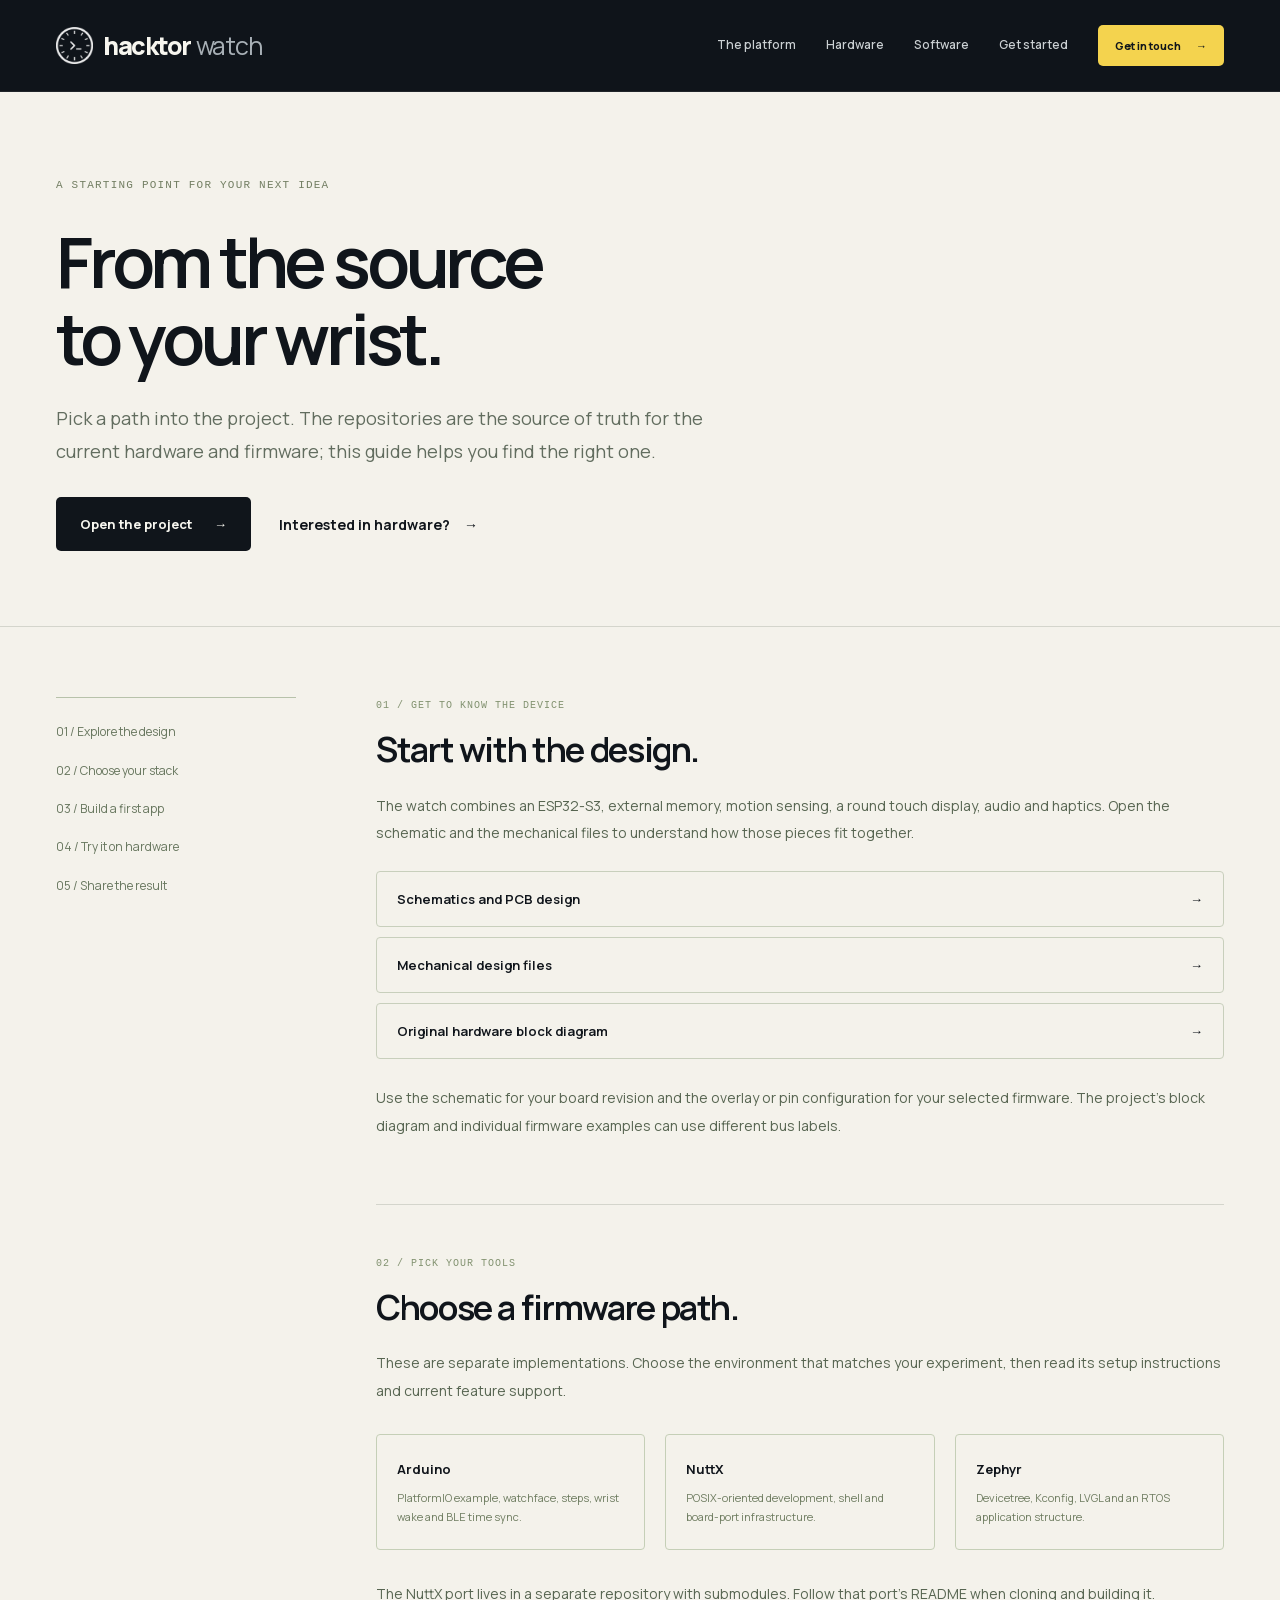
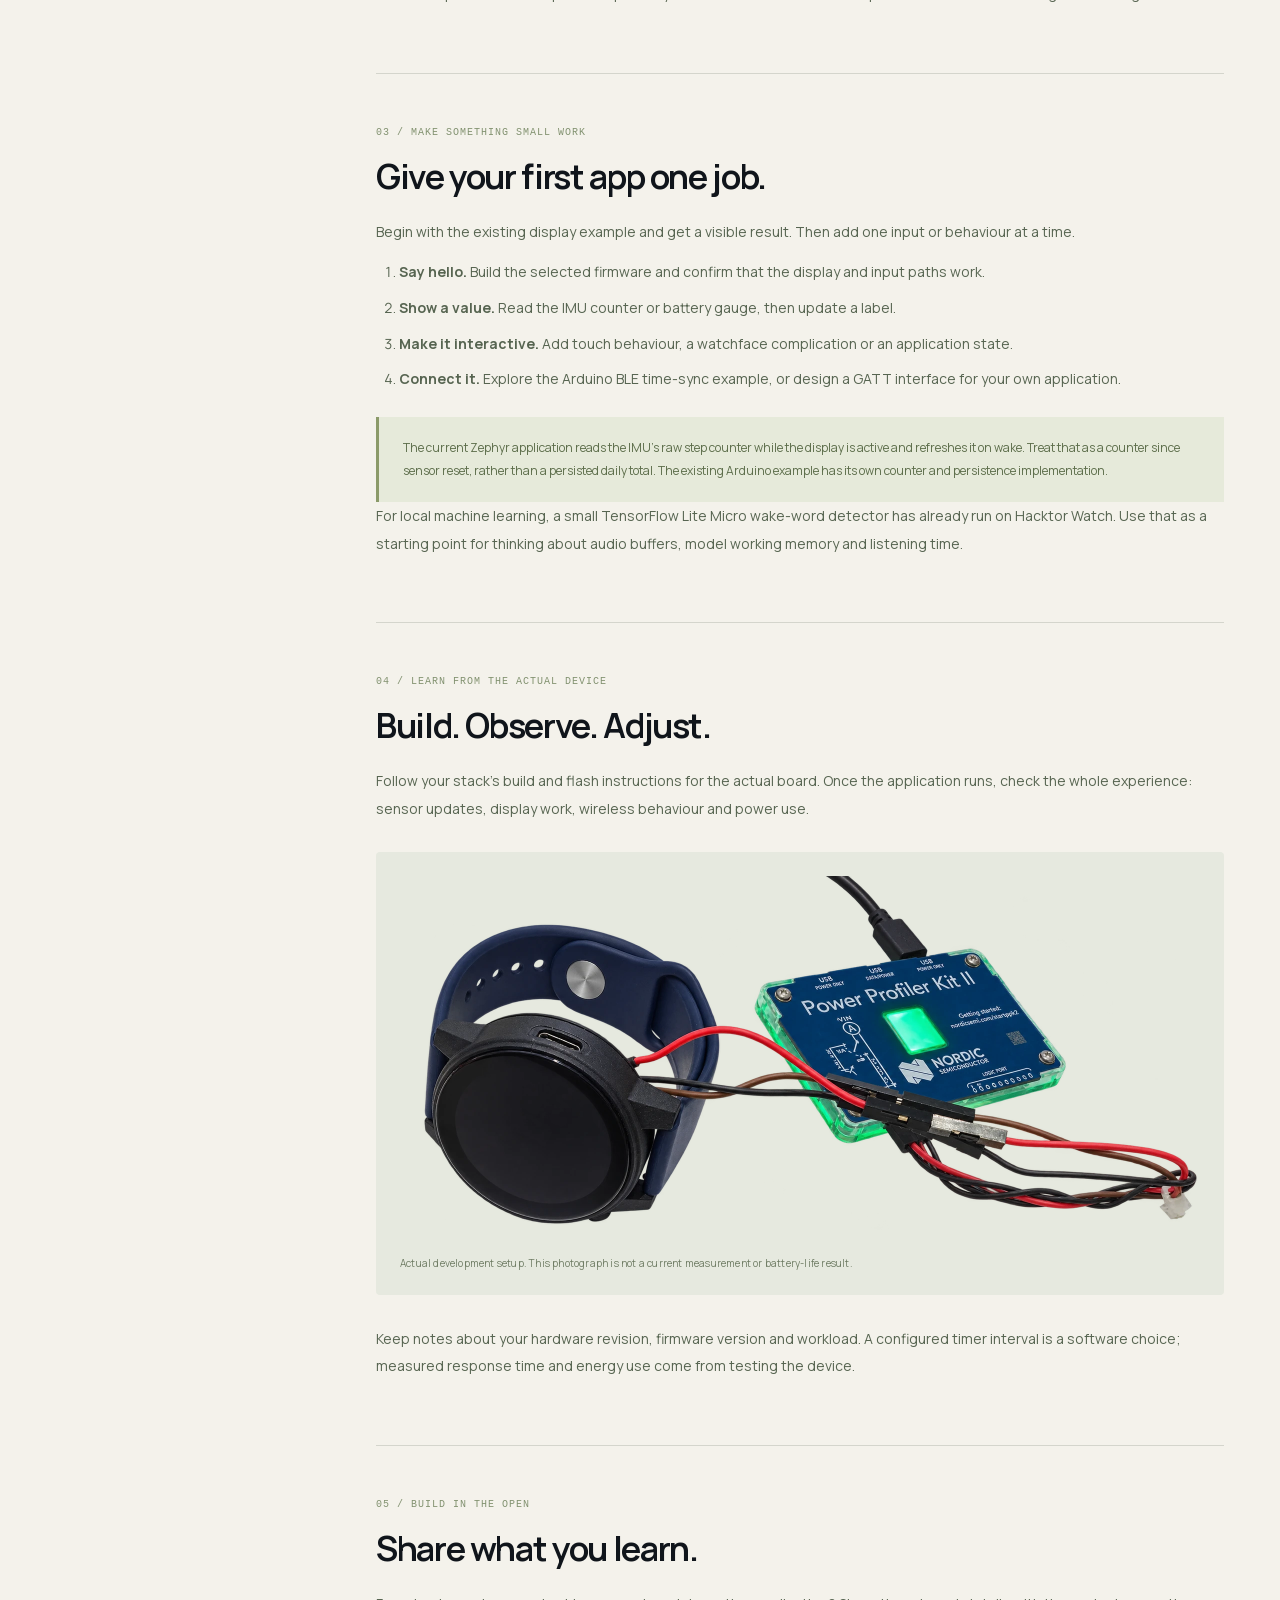
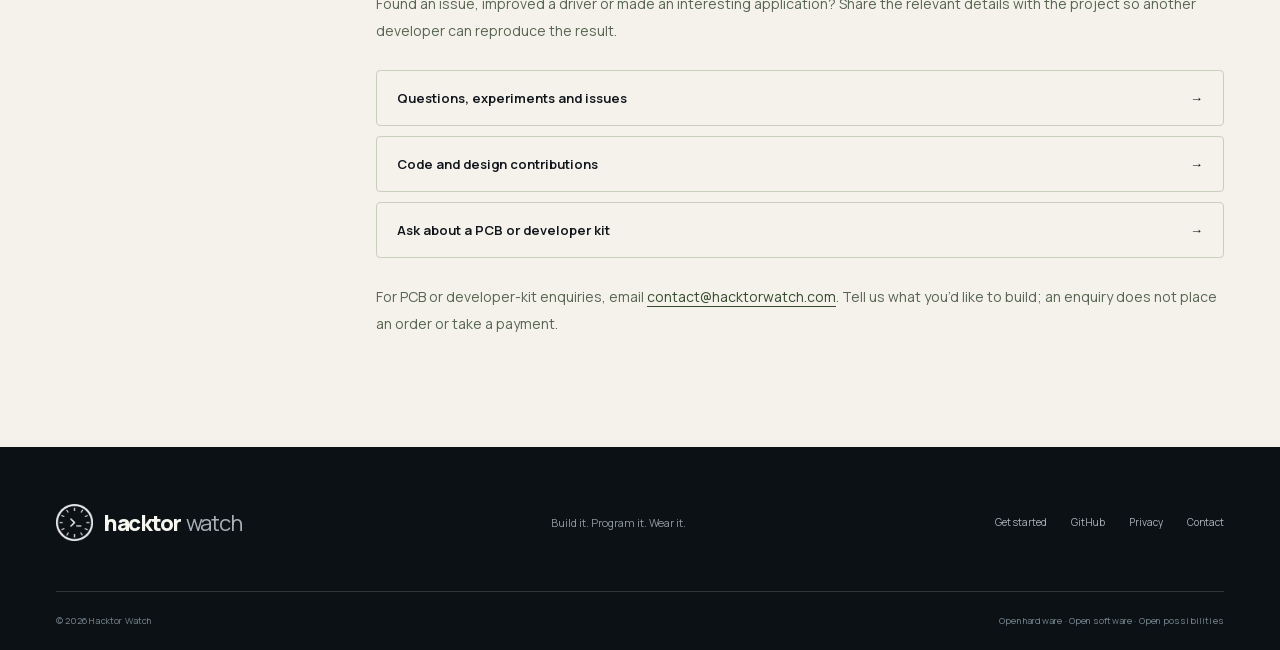
<file: getting-started.html>
<!doctype html>
<html lang="en" class="no-js">
<head><meta charset="utf-8"><meta name="viewport" content="width=device-width, initial-scale=1"><meta name="theme-color" content="#10151b"><title>Start building — Hacktor Watch</title><meta name="description" content="Find your way into Hacktor Watch: explore the designs, choose a firmware stack, build an application and start experimenting."><link rel="icon" href="assets/favicon.svg" type="image/svg+xml"><link rel="stylesheet" href="styles.css"><script src="site-config.js" defer></script><script src="app.js" defer></script><link rel="canonical" href="https://hacktorwatch.github.io/getting-started.html">
<meta property="og:url" content="https://hacktorwatch.github.io/getting-started.html">
</head>
<body>
<a class="skip-link" href="#main">Skip to content</a>
<header class="site-header" data-header><a class="brand" href="index.html" aria-label="Hacktor Watch home"><img src="assets/logos/hacktor-mark.png" width="38" height="38" alt=""><span>hacktor<span class="brand-watch">watch</span></span></a><button class="menu-toggle" type="button" aria-expanded="false" aria-controls="primary-nav" aria-label="Open navigation" data-menu-toggle><span></span><span></span></button><nav class="primary-nav" id="primary-nav" aria-label="Main navigation"><a href="index.html#platform">The platform</a><a href="index.html#hardware">Hardware</a><a href="index.html#software">Software</a><a href="getting-started.html" aria-current="page">Get started</a><a class="button button-small button-yellow" href="index.html#contact">Get in touch <span aria-hidden="true">→</span></a></nav></header>
<main id="main" class="page-main">
  <section class="page-hero"><div class="container"><p class="eyebrow">A STARTING POINT FOR YOUR NEXT IDEA</p><h1>From the source<br>to your wrist.</h1><p>Pick a path into the project. The repositories are the source of truth for the current hardware and firmware; this guide helps you find the right one.</p><div class="button-row"><a class="button button-dark" href="https://github.com/hacktorwatch/Hacktor-Watch-2.0">Open the project <span aria-hidden="true">→</span></a><a class="text-link" href="index.html#contact">Interested in hardware? <span aria-hidden="true">→</span></a></div></div></section>
  <div class="container reading-layout"><nav class="page-toc" aria-label="On this page"><a href="#explore">01 / Explore the design</a><a href="#choose">02 / Choose your stack</a><a href="#first-app">03 / Build a first app</a><a href="#measure">04 / Try it on hardware</a><a href="#contribute">05 / Share the result</a></nav>
    <div class="reading-content">
      <section id="explore"><span class="guide-step">01 / GET TO KNOW THE DEVICE</span><h2>Start with the design.</h2><p>The watch combines an ESP32-S3, external memory, motion sensing, a round touch display, audio and haptics. Open the schematic and the mechanical files to understand how those pieces fit together.</p><div class="guide-links"><a href="https://github.com/hacktorwatch/Hacktor-Watch-2.0/tree/main/Hardware">Schematics and PCB design <span aria-hidden="true">→</span></a><a href="https://github.com/hacktorwatch/Hacktor-Watch-2.0/tree/main/Mechanical">Mechanical design files <span aria-hidden="true">→</span></a><a href="assets/hardware-diagram.svg">Original hardware block diagram <span aria-hidden="true">→</span></a></div><p>Use the schematic for your board revision and the overlay or pin configuration for your selected firmware. The project’s block diagram and individual firmware examples can use different bus labels.</p></section>
      <section id="choose"><span class="guide-step">02 / PICK YOUR TOOLS</span><h2>Choose a firmware path.</h2><p>These are separate implementations. Choose the environment that matches your experiment, then read its setup instructions and current feature support.</p><div class="guide-grid"><a href="https://github.com/hacktorwatch/Hacktor-Watch-2.0/tree/main/Software/Arduino">Arduino<span>PlatformIO example, watchface, steps, wrist wake and BLE time sync.</span></a><a href="https://github.com/radupascale/hectorwatch-nuttx">NuttX<span>POSIX-oriented development, shell and board-port infrastructure.</span></a><a href="https://github.com/hacktorwatch/Hacktor-Watch-2.0/tree/main/Software/Zephyr">Zephyr<span>Devicetree, Kconfig, LVGL and an RTOS application structure.</span></a></div><p>The NuttX port lives in a separate repository with submodules. Follow that port’s README when cloning and building it.</p></section>
      <section id="first-app"><span class="guide-step">03 / MAKE SOMETHING SMALL WORK</span><h2>Give your first app one job.</h2><p>Begin with the existing display example and get a visible result. Then add one input or behaviour at a time.</p><ol><li><strong>Say hello.</strong> Build the selected firmware and confirm that the display and input paths work.</li><li><strong>Show a value.</strong> Read the IMU counter or battery gauge, then update a label.</li><li><strong>Make it interactive.</strong> Add touch behaviour, a watchface complication or an application state.</li><li><strong>Connect it.</strong> Explore the Arduino BLE time-sync example, or design a GATT interface for your own application.</li></ol><div class="guide-note">The current Zephyr application reads the IMU’s raw step counter while the display is active and refreshes it on wake. Treat that as a counter since sensor reset, rather than a persisted daily total. The existing Arduino example has its own counter and persistence implementation.</div><p>For local machine learning, a small TensorFlow Lite Micro wake-word detector has already run on Hacktor Watch. Use that as a starting point for thinking about audio buffers, model working memory and listening time.</p></section>
      <section id="measure"><span class="guide-step">04 / LEARN FROM THE ACTUAL DEVICE</span><h2>Build. Observe. Adjust.</h2><p>Follow your stack’s build and flash instructions for the actual board. Once the application runs, check the whole experience: sensor updates, display work, wireless behaviour and power use.</p><figure class="guide-photo"><img src="assets/lab.webp" width="1600" height="722" alt="Hacktor Watch beside the Power Profiler Kit used for development" loading="lazy"><figcaption>Actual development setup. This photograph is not a current measurement or battery-life result.</figcaption></figure><p>Keep notes about your hardware revision, firmware version and workload. A configured timer interval is a software choice; measured response time and energy use come from testing the device.</p></section>
      <section id="contribute"><span class="guide-step">05 / BUILD IN THE OPEN</span><h2>Share what you learn.</h2><p>Found an issue, improved a driver or made an interesting application? Share the relevant details with the project so another developer can reproduce the result.</p><div class="guide-links"><a href="https://github.com/hacktorwatch/Hacktor-Watch-2.0/issues">Questions, experiments and issues <span aria-hidden="true">→</span></a><a href="https://github.com/hacktorwatch/Hacktor-Watch-2.0/pulls">Code and design contributions <span aria-hidden="true">→</span></a><a href="index.html#contact">Ask about a PCB or developer kit <span aria-hidden="true">→</span></a></div><p>For PCB or developer-kit enquiries, email <a href="mailto:contact@hacktorwatch.com">contact@hacktorwatch.com</a>. Tell us what you’d like to build; an enquiry does not place an order or take a payment.</p></section>
    </div>
  </div>
</main>
<footer class="site-footer"><div class="container footer-top"><a class="brand" href="index.html"><img src="assets/logos/hacktor-mark.png" width="38" height="38" alt=""><span>hacktor<span class="brand-watch">watch</span></span></a><p>Build it. Program it. Wear it.</p><div class="footer-links"><a href="getting-started.html">Get started</a><a href="https://github.com/hacktorwatch">GitHub</a><a href="privacy.html">Privacy</a><a href="index.html#contact">Contact</a></div></div><div class="container footer-bottom"><span>© 2026 Hacktor Watch</span><span>Open hardware · Open software · Open possibilities</span></div></footer>
</body>
</html>
</file>
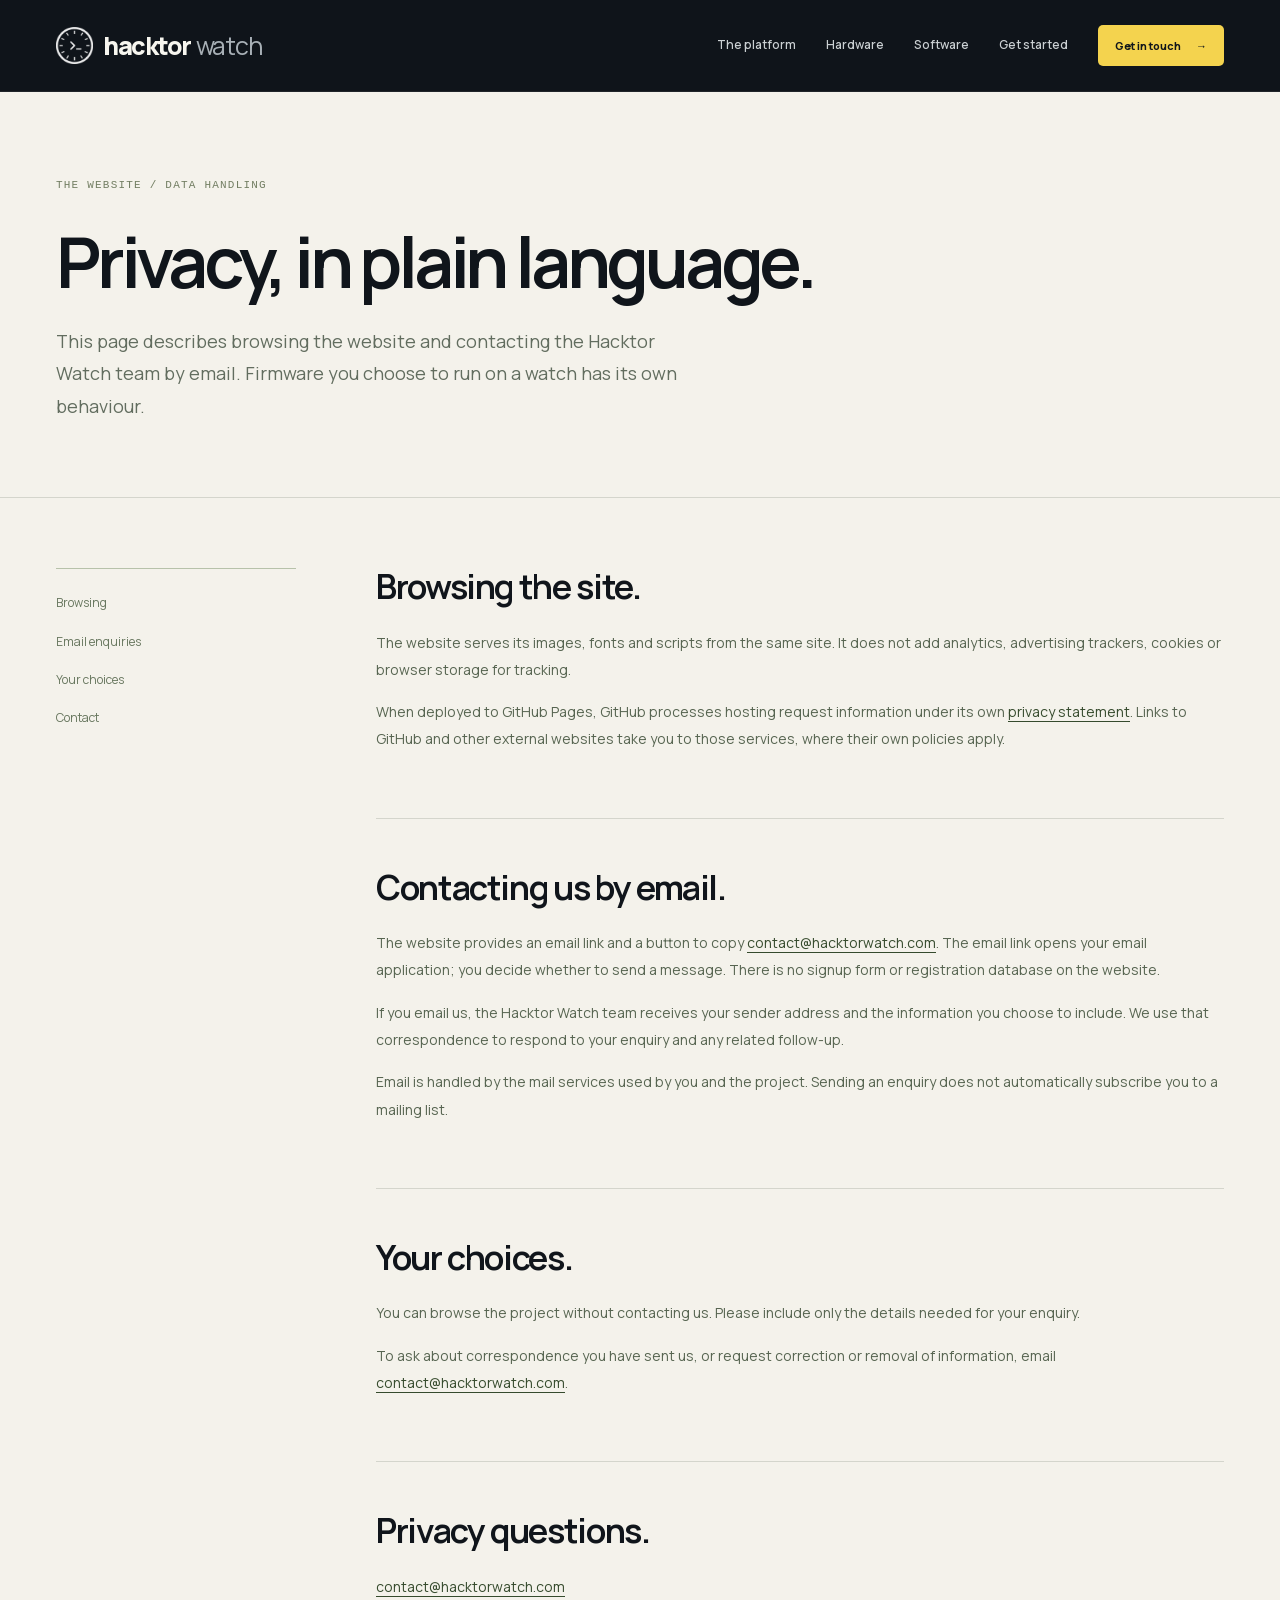
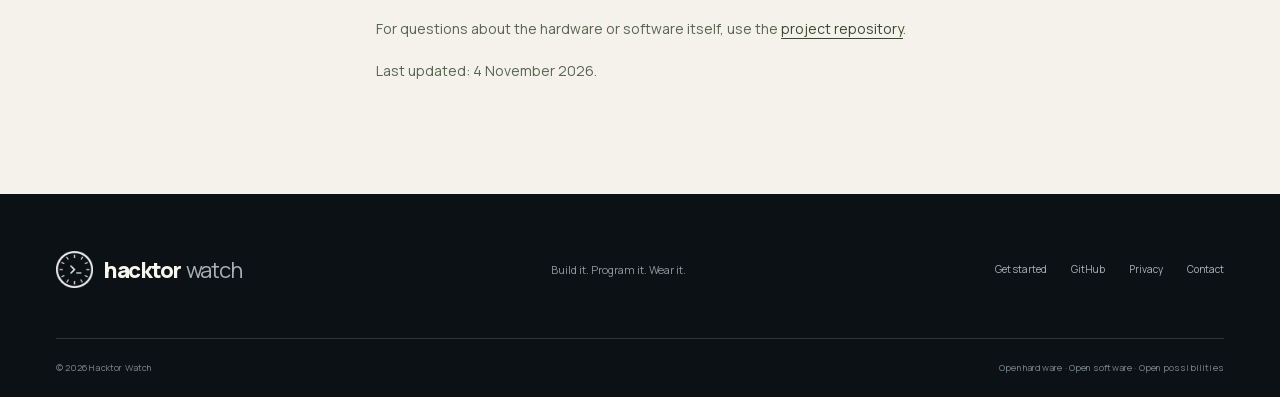
<file: privacy.html>
<!doctype html>
<html lang="en" class="no-js">
<head><meta charset="utf-8"><meta name="viewport" content="width=device-width, initial-scale=1"><meta name="theme-color" content="#10151b"><title>Privacy — Hacktor Watch</title><meta name="description" content="How this Hacktor Watch website handles browsing and email enquiries."><link rel="icon" href="assets/favicon.svg" type="image/svg+xml"><link rel="stylesheet" href="styles.css"><script src="site-config.js" defer></script><script src="app.js" defer></script><link rel="canonical" href="https://hacktorwatch.github.io/privacy.html">
<meta property="og:url" content="https://hacktorwatch.github.io/privacy.html">
</head>
<body>
<a class="skip-link" href="#main">Skip to content</a>
<header class="site-header" data-header><a class="brand" href="index.html" aria-label="Hacktor Watch home"><img src="assets/logos/hacktor-mark.png" width="38" height="38" alt=""><span>hacktor<span class="brand-watch">watch</span></span></a><button class="menu-toggle" type="button" aria-expanded="false" aria-controls="primary-nav" aria-label="Open navigation" data-menu-toggle><span></span><span></span></button><nav class="primary-nav" id="primary-nav" aria-label="Main navigation"><a href="index.html#platform">The platform</a><a href="index.html#hardware">Hardware</a><a href="index.html#software">Software</a><a href="getting-started.html">Get started</a><a class="button button-small button-yellow" href="index.html#contact">Get in touch <span aria-hidden="true">→</span></a></nav></header>
<main id="main" class="page-main">
  <section class="page-hero"><div class="container"><p class="eyebrow">THE WEBSITE / DATA HANDLING</p><h1>Privacy, in plain language.</h1><p>This page describes browsing the website and contacting the Hacktor Watch team by email. Firmware you choose to run on a watch has its own behaviour.</p></div></section>
  <div class="container reading-layout"><nav class="page-toc" aria-label="On this page"><a href="#browsing">Browsing</a><a href="#enquiries">Email enquiries</a><a href="#choices">Your choices</a><a href="#contact">Contact</a></nav><div class="reading-content">
    <section id="browsing"><h2>Browsing the site.</h2><p>The website serves its images, fonts and scripts from the same site. It does not add analytics, advertising trackers, cookies or browser storage for tracking.</p><p>When deployed to GitHub Pages, GitHub processes hosting request information under its own <a href="https://docs.github.com/en/site-policy/privacy-policies/github-general-privacy-statement">privacy statement</a>. Links to GitHub and other external websites take you to those services, where their own policies apply.</p></section>
    <section id="enquiries"><h2>Contacting us by email.</h2><p>The website provides an email link and a button to copy <a href="mailto:contact@hacktorwatch.com">contact@hacktorwatch.com</a>. The email link opens your email application; you decide whether to send a message. There is no signup form or registration database on the website.</p><p>If you email us, the Hacktor Watch team receives your sender address and the information you choose to include. We use that correspondence to respond to your enquiry and any related follow-up.</p><p>Email is handled by the mail services used by you and the project. Sending an enquiry does not automatically subscribe you to a mailing list.</p></section>
    <section id="choices"><h2>Your choices.</h2><p>You can browse the project without contacting us. Please include only the details needed for your enquiry.</p><p>To ask about correspondence you have sent us, or request correction or removal of information, email <a href="mailto:contact@hacktorwatch.com">contact@hacktorwatch.com</a>.</p></section>
    <section id="contact"><h2>Privacy questions.</h2><p class="privacy-contact" data-privacy-contact><a href="mailto:contact@hacktorwatch.com">contact@hacktorwatch.com</a></p><p>For questions about the hardware or software itself, use the <a href="https://github.com/hacktorwatch/Hacktor-Watch-2.0">project repository</a>.</p><p>Last updated: 4 November 2026.</p></section>
  </div></div>
</main>
<footer class="site-footer"><div class="container footer-top"><a class="brand" href="index.html"><img src="assets/logos/hacktor-mark.png" width="38" height="38" alt=""><span>hacktor<span class="brand-watch">watch</span></span></a><p>Build it. Program it. Wear it.</p><div class="footer-links"><a href="getting-started.html">Get started</a><a href="https://github.com/hacktorwatch">GitHub</a><a href="privacy.html" aria-current="page">Privacy</a><a href="index.html#contact">Contact</a></div></div><div class="container footer-bottom"><span>© 2026 Hacktor Watch</span><span>Open hardware · Open software · Open possibilities</span></div></footer>
</body>
</html>
</file>
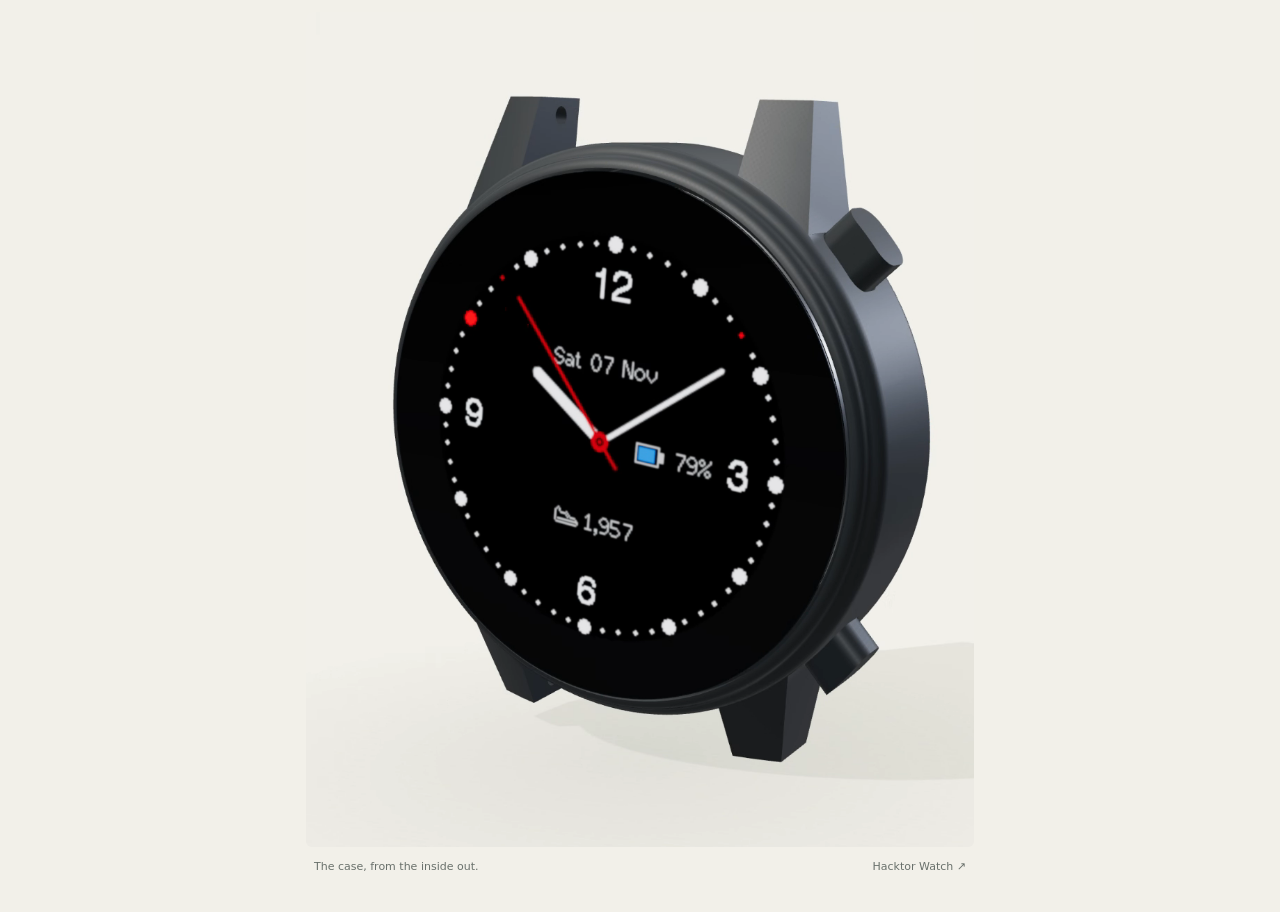
<file: case-demo/video.html>
<!doctype html>
<html lang="en">
<head>
<meta charset="utf-8">
<meta name="viewport" content="width=device-width, initial-scale=1">
<title>Hacktor Watch · From the inside out</title>
<style>
:root{font-family:system-ui,sans-serif;background:#f2f0e9;color:#172023}*{box-sizing:border-box}body{margin:0;display:grid;place-items:center;min-height:100vh}main{width:min(100%,700px);padding:12px 16px 24px}video{display:block;width:100%;height:auto;aspect-ratio:4/5;border-radius:6px;background:#f2f0e9}p{display:flex;justify-content:space-between;gap:18px;padding-inline:8px;color:#69706b;font-size:11px;line-height:1.7}a{color:inherit;text-decoration:none}@media(max-width:480px){main{padding-inline:0}p{padding-inline:18px}}
</style>
</head>
<body>
<main>
<video id="case-video" controls muted loop playsinline preload="metadata" poster="../assets/case-animation/poster.webp" width="960" height="1200" aria-label="Hacktor Watch with a running analog face, rotating face-up and opening into an exploded assembly">
<source src="../assets/case-animation/case-demo.webm" type="video/webm">
<source src="../assets/case-animation/case-demo.mp4" type="video/mp4">
Watch the <a href="../assets/case-animation/case-demo.mp4">case animation</a>.
</video>
<p><span>The case, from the inside out.</span><a href="../index.html">Hacktor Watch ↗</a></p>
</main>
<script>
const film=document.getElementById('case-video');
const reduced=matchMedia('(prefers-reduced-motion: reduce)');
if(!reduced.matches)film.play().catch(()=>{});
let resumeOnReturn=false;
document.addEventListener('visibilitychange',()=>{if(document.hidden){resumeOnReturn=!film.paused;film.pause();}else if(resumeOnReturn&&!reduced.matches)film.play().catch(()=>{});});
reduced.addEventListener('change',event=>{if(event.matches)film.pause();});
</script>
</body>
</html>
</file>
<file: styles.css>
@font-face{font-family:Manrope;src:url('assets/fonts/manrope-latin-variable.woff2') format('woff2');font-style:normal;font-weight:200 800;font-display:swap;unicode-range:U+0000-00FF,U+0131,U+0152-0153,U+02BB-02BC,U+02C6,U+02DA,U+02DC,U+0304,U+0308,U+0329,U+2000-206F,U+20AC,U+2122,U+2191,U+2193,U+2212,U+2215,U+FEFF,U+FFFD}
@font-face{font-family:Manrope;src:url('assets/fonts/manrope-latin-ext-variable.woff2') format('woff2');font-style:normal;font-weight:200 800;font-display:swap;unicode-range:U+0100-02BA,U+02BD-02C5,U+02C7-02CC,U+02CE-02D7,U+02DD-02FF,U+0304,U+0308,U+0329,U+1D00-1DBF,U+1E00-1E9F,U+1EF2-1EFF,U+2020,U+20A0-20AB,U+20AD-20C0,U+2113,U+2C60-2C7F,U+A720-A7FF}
:root{--ink:#10151b;--ink-soft:#19212a;--paper:#f4f2eb;--paper-dark:#eae8df;--yellow:#f4d34e;--yellow-hover:#ffe779;--text:#f7f6ef;--muted:#aeb7c0;--line:rgba(240,243,245,.16);--dark-line:#d4d5cc;--cyan:#8acbd0;--font:Manrope,Arial,sans-serif;--mono:ui-monospace,SFMono-Regular,Consolas,monospace}
*,*::before,*::after{box-sizing:border-box}
html{scroll-behavior:smooth;scroll-padding-top:105px}
body{margin:0;background:var(--ink);color:var(--text);font:400 16px/1.7 var(--font);-webkit-font-smoothing:antialiased}
body.dialog-is-open{overflow:hidden}
button,input,select,textarea{font:inherit}
button,a,input,select,textarea{-webkit-tap-highlight-color:transparent}
button{cursor:pointer}
a{color:inherit;text-decoration:none}
img,svg{max-width:100%}
img{display:block;height:auto}
button{color:inherit}
button:disabled{cursor:not-allowed}
::selection{background:var(--yellow);color:var(--ink)}
:focus-visible{outline:3px solid var(--yellow);outline-offset:5px}
.light-section :focus-visible{outline-color:#8c7615}
[hidden]{display:none!important}
.icon-definitions{position:absolute;width:0;height:0;overflow:hidden}
.icon{width:21px;height:21px;flex-shrink:0;fill:none;stroke:currentColor;stroke-width:1.6;stroke-linecap:round;stroke-linejoin:round;vertical-align:middle}
.container{width:min(1320px,calc(100% - 112px));margin-inline:auto}
.dark-section{background:var(--ink);color:var(--text)}
.light-section{background:var(--paper);color:var(--ink)}
.section-space{padding-block:120px}
.eyebrow,.small-label{font-family:var(--mono);font-size:11px;line-height:1.5;font-weight:500;letter-spacing:.11em;text-transform:uppercase}
.eyebrow{display:flex;align-items:center;gap:10px;margin:0 0 29px}
.dark-section .eyebrow{color:var(--yellow)}
.status-dot{display:inline-block;width:6px;height:6px;background:var(--yellow);border-radius:50%;flex-shrink:0}
.light-section .status-dot{background:var(--ink)}
h1,h2,h3,h4,p,figure{margin:0}
h1,h2,h3,h4{line-height:1.1;font-weight:650}
h2{font-size:clamp(40px,4.7vw,65px);letter-spacing:-.055em}
h3{font-size:32px;letter-spacing:-.045em}
p+p{margin-top:18px}
.large-copy{font-size:22px;line-height:1.6;font-weight:500;letter-spacing:-.025em}
.text-link{display:inline-flex;align-items:center;gap:14px;font-size:14px;font-weight:700;line-height:1.5;transition:gap .2s}
.text-link:hover{gap:20px}
.button{display:inline-flex;align-items:center;justify-content:center;gap:22px;min-height:54px;padding:15px 23px;border:1px solid transparent;border-radius:5px;font-size:13px;font-weight:750;line-height:1.4;transition:background .2s,transform .2s,border-color .2s}
.button .icon{width:18px;height:18px}
.button:hover{transform:translateY(-2px)}
.button-yellow{background:var(--yellow);color:var(--ink)}
.button-yellow:hover{background:var(--yellow-hover)}
.button-dark{background:var(--ink);color:var(--text)}
.button-dark:hover{background:#2c3540}
.button-outline{border-color:currentColor;background:transparent}
.button-small{min-height:41px;padding:11px 16px;font-size:11px;gap:15px}
.button-row{display:flex;align-items:center;flex-wrap:wrap;gap:28px}
.skip-link{position:fixed;left:16px;top:12px;padding:12px 20px;z-index:100;background:var(--yellow);color:var(--ink);transform:translateY(-160%)}
.skip-link:focus{transform:none}
.site-header{position:sticky;top:0;z-index:30;display:flex;align-items:center;justify-content:space-between;gap:32px;min-height:92px;padding:20px 56px;background:rgba(16,21,27,.97);border-bottom:1px solid rgba(255,255,255,.07);backdrop-filter:blur(16px)}
.brand{display:inline-flex;align-items:center;gap:10px;flex-shrink:0;font-size:25px;font-weight:800;line-height:1;letter-spacing:-1.5px}
.brand>img{width:37px;height:37px;object-fit:contain;filter:invert(1)}
.brand-watch{font-weight:400;margin-left:5px;color:#a8b0b6;letter-spacing:-1.2px}
.primary-nav{display:flex;align-items:center;gap:30px;font-size:12px;font-weight:550}
.primary-nav>a:not(.button){color:#cbd0d3;transition:color .2s}
.primary-nav>a:hover{color:var(--yellow)}
.primary-nav>a.button:hover{color:var(--ink)}
.nav-github{margin-left:2px}
.menu-toggle{display:none;border:0;background:transparent;padding:10px}
.menu-toggle span{display:block;width:24px;height:1px;background:var(--text);margin:6px 0;transition:transform .2s}
.hero{overflow:hidden}
.hero-grid{position:relative;display:grid;grid-template-columns:1.08fr 1fr;gap:30px;align-items:center;min-height:740px;padding-block:47px 54px}
.hero-copy{position:relative;z-index:2;padding-bottom:5px}
.hero .eyebrow{margin-bottom:26px;font-size:10px;letter-spacing:.105em}
.hero h1{font-size:clamp(74px,7.75vw,112px);font-weight:650;line-height:.99;letter-spacing:-.065em}
.hero h1 span{color:var(--yellow)}
.hero-description{max-width:445px;margin-top:28px;color:#bcc3c8;font-size:17px;line-height:1.8;letter-spacing:-.2px}
.hero .button-row{margin-top:31px;gap:27px}
.hero-explore{font-size:12px;gap:10px;color:#e2e5e5}
.hero-note{font-size:10px;color:#89949e;margin-top:20px;letter-spacing:.02em}
.hero-art{position:relative;display:flex;align-items:center;justify-content:center;min-height:650px;margin-right:-18px}
.hero-art .hero-watch{display:block;position:relative;z-index:1;width:94%;max-width:510px}
.hero-watch{aspect-ratio:1083/1319;filter:drop-shadow(14px 27px 27px rgba(0,0,0,.35));animation:watch-float 12s ease-in-out infinite}
.hero-watch picture{display:block;width:100%;height:100%}
.hero-watch-image{width:100%;height:100%;object-fit:fill}
[data-hero-clock-canvas]{position:absolute;z-index:2;top:0;left:0;max-width:none;transform-origin:0 0;pointer-events:none}
.hero-orbits{position:absolute;left:51%;top:50%;transform:translate(-50%,-50%);width:730px;max-width:none;height:auto;stroke:#8d956f;stroke-width:.7;opacity:.4}
.hero-orbits ellipse:nth-child(2){opacity:.8}.hero-orbits ellipse:nth-child(3){opacity:.6}.hero-orbits ellipse:nth-child(4){opacity:.45}.hero-orbits ellipse:nth-child(5){opacity:.3}.hero-orbits ellipse:nth-child(6){opacity:.2}.hero-orbits ellipse:nth-child(7){opacity:.12}
.hero-coordinate{position:absolute;z-index:2;color:#8d979d;font:9px/1.5 var(--mono);letter-spacing:.14em;white-space:nowrap}
.hero-coordinate-top{left:24%;top:2%}
.hero-coordinate-bottom{right:-2%;bottom:7%;display:flex;align-items:center;gap:9px}
.hero-coordinate-bottom span{width:30px;height:1px;background:var(--yellow)}
.spec-strip{display:grid;grid-template-columns:repeat(4,1fr);padding-block:30px 32px;border-top:1px solid var(--line)}
.spec-strip>div,.spec-strip>a{display:flex;flex-direction:column;padding-inline:28px;border-left:1px solid var(--line)}
.spec-strip>:first-child{padding-left:0;border:0}
.spec-value{font-size:20px;letter-spacing:-.04em;font-weight:600}
.spec-label{font-size:11px;color:#9da8b0;margin-top:5px}
.spec-strip a:hover .spec-value{color:var(--yellow)}
.story-grid{display:grid;grid-template-columns:1fr .96fr;gap:120px;align-items:center}
.story-copy h2{font-size:clamp(44px,4.9vw,71px)}
.muted-heading{color:#92978f}
.story-copy .large-copy{margin-top:33px}
.story-copy>p:not(.eyebrow):not(.large-copy){max-width:465px;color:#58615e;font-size:15px;line-height:1.9}
.story-copy .text-link{margin-top:28px}
.wrist-figure{position:relative;padding-bottom:35px}
.watch-animation{position:relative;width:100%;height:560px;overflow:hidden;border-radius:4px;background:#31231f}
.watch-animation>img,.watch-animation>canvas{display:block;width:100%;height:100%;object-fit:cover;object-position:50% 50%}
.watch-animation>canvas{position:absolute;inset:0}
.watch-animation>[hidden]{display:none}
.watch-playback{position:absolute;right:16px;bottom:16px;display:grid;place-items:center;width:40px;height:40px;padding:0;border:1px solid #ffffff60;border-radius:50%;background:#10151bd9;color:#fff;cursor:pointer;box-shadow:0 2px 12px #0002}
.watch-playback:hover{background:#10151b}
.watch-playback:focus-visible{outline:3px solid var(--yellow);outline-offset:3px}
figcaption{font-size:10px;line-height:1.6;letter-spacing:.02em}
.wrist-figure figcaption{display:flex;gap:17px;margin-top:17px;color:#626a65}
.photo-index{font-family:var(--mono);color:#92958c}
.photo-corner{position:absolute;right:-17px;bottom:115px;writing-mode:vertical-rl;color:#656c63;letter-spacing:.12em;font:9px/1.5 var(--mono)}
.section-heading{display:flex;align-items:flex-end;justify-content:space-between;gap:60px;margin-bottom:60px}
.section-heading>p{font-size:14px;line-height:1.9;max-width:360px;color:#626a65;padding-bottom:5px}
.dark-section .section-heading>p{color:var(--muted)}
.hardware{position:relative;overflow:hidden}
.hardware-explorer{display:grid;grid-template-columns:1fr 1fr;gap:100px;align-items:center;margin-top:45px}
.hardware-visual{position:relative;min-height:600px;display:flex;align-items:center;justify-content:center}
.hardware-visual>img{position:relative;z-index:1;width:auto;height:580px;max-width:86%;object-fit:contain;filter:drop-shadow(0 20px 32px #0006)}
.board-rings{position:absolute;width:470px;height:470px;border:1px solid #59645155;border-radius:50%;box-shadow:0 0 0 45px #59645110,0 0 0 90px #59645108}
.board-rings::before,.board-rings::after{content:'';position:absolute;background:#a6b07450}
.board-rings::before{left:50%;top:-30px;width:1px;height:530px}.board-rings::after{left:-30px;top:50%;width:530px;height:1px}
.board-label{position:absolute;left:0;bottom:9px;display:flex;align-items:center;gap:10px;font:9px/1.5 var(--mono);letter-spacing:.12em;color:#a2acaf}
.board-scale{position:absolute;top:5px;left:0;color:#728189;font:8px/1.5 var(--mono);letter-spacing:.12em}
.subsystem-tabs{display:flex;flex-wrap:wrap;gap:8px;margin-bottom:36px}
.subsystem-tabs button{background:transparent;border:1px solid #57616b;color:#b8c0c8;border-radius:4px;padding:9px 13px;font-size:11px;line-height:1.4;transition:background .18s,color .18s,border-color .18s}
.subsystem-tabs button[aria-selected=true]{background:var(--yellow);border-color:var(--yellow);color:var(--ink);font-weight:700}
.subsystem-tabs button:hover{border-color:var(--yellow);color:var(--yellow)}
.subsystem-tabs button[aria-selected=true]:hover{color:var(--ink)}
.hardware-panel{min-height:355px}
.component-index{color:#8a999f;font:10px/1.5 var(--mono);letter-spacing:.1em;margin:0 0 14px}
.hardware-panel h3{font-size:42px;font-weight:600;letter-spacing:-.055em}
.hardware-panel>.component-lead{font-size:18px;line-height:1.6;color:#e2e5df;margin-top:15px}
.hardware-panel>p:not(.component-index):not(.component-lead){font-size:13px;line-height:1.9;color:#a7b1b8;margin-top:14px;max-width:465px}
.component-facts{margin:26px 0 0;padding:0}
.component-facts>div{display:grid;grid-template-columns:126px 1fr;gap:18px;padding-block:10px;border-top:1px solid var(--line);font-size:11px;line-height:1.7}
.component-facts dt{color:#8d9aa4}.component-facts dd{margin:0;color:#e3e7e1}
.hardware-links{display:flex;flex-wrap:wrap;align-items:center;gap:20px;margin-top:30px}
.hardware-links .text-link{font-size:12px;color:var(--yellow);gap:8px}
.subtle-link{display:inline-flex;align-items:center;gap:6px;font-size:10px;color:#bcc4c8}
.subtle-link .icon{width:15px;height:15px}
.fine-print{font-size:10px;line-height:1.8;color:#85929c}
.hardware-controls>.fine-print{margin-top:19px;max-width:430px}
.mechanics{border-bottom:1px solid var(--dark-line)}
.mechanics-grid{display:grid;grid-template-columns:1.05fr 1fr;gap:120px;align-items:center}
.exploded-figure>a{position:relative;display:flex;align-items:center;justify-content:center;background:#e8e6dc;border-radius:4px;min-height:540px;overflow:hidden}
.exploded-figure img{width:auto;max-width:92%;max-height:540px;object-fit:contain;mix-blend-mode:multiply;transition:transform .4s}
.exploded-figure a:hover img{transform:scale(1.035)}
.image-enlarge{display:flex;align-items:center;gap:8px;position:absolute;left:20px;bottom:18px;font-size:10px;font-weight:650;color:#4b5550}
.image-enlarge .icon{width:17px;height:17px}
.exploded-figure figcaption{color:#7a8277;margin-top:16px}
.mechanics-copy .large-copy{margin-top:30px}
.mechanics-copy>p:not(.eyebrow):not(.large-copy){font-size:15px;line-height:1.85;color:#626a65;margin-top:20px;max-width:440px}
.mechanics-copy .text-link{margin-top:30px}
.mechanical-tags{display:flex;flex-wrap:wrap;gap:10px;margin-top:44px}
.mechanical-tags span{font:9px/1.5 var(--mono);letter-spacing:.02em;border:1px solid #ced0c5;padding:7px 10px;color:#6b736b}
.software-tabs{display:grid;grid-template-columns:repeat(3,1fr);gap:18px;margin-bottom:38px}
.software-tabs button{display:grid;grid-template-columns:82px 1fr;grid-template-rows:auto auto;column-gap:18px;align-items:center;text-align:left;padding:20px 24px;border:1px solid #d1d4c9;border-radius:5px;background:transparent;color:var(--ink);transition:border-color .2s,background .2s;min-width:0}
.software-tabs button>img{grid-row:span 2;width:76px;height:44px;object-fit:contain;object-position:left center}
.software-tabs button>span:not(.stack-role){font-size:20px;font-weight:700;letter-spacing:-.04em}
.software-tabs .stack-role{font-size:10px;color:#677267;margin-top:4px}
.software-tabs button[aria-selected=true]{background:#e7e9db;border-color:#909b79;box-shadow:inset 0 -3px 0 #78855b}
.software-tabs button:hover{border-color:#839176}
.software-panel{display:grid;grid-template-columns:.95fr 1.05fr;gap:90px;align-items:center;padding:30px 0}
.stack-copy>.small-label{color:#81896f;font-size:9px}
.stack-copy h3{font-size:38px;margin-top:19px}
.stack-copy>p{font-size:14px;line-height:1.9;color:#59635c;max-width:440px;margin-top:23px}
.plain-feature-list{margin:23px 0 30px;padding:0;list-style:none}
.plain-feature-list li{position:relative;padding-left:20px;font-size:12px;line-height:1.8;margin:7px 0;color:#4d5950}
.plain-feature-list li::before{position:absolute;content:'↳';left:0;top:0;color:#7c865f}
.code-window{background:#171e25;color:#e0e7e8;border-radius:7px;overflow:hidden;box-shadow:0 16px 40px #18241b0e}
.code-window-header{display:flex;align-items:center;justify-content:space-between;padding:17px 24px;border-bottom:1px solid #ffffff12;font:8px/1.5 var(--mono);letter-spacing:.09em;color:#99a6aa}
.code-dots{letter-spacing:4px;font-size:10px;color:#58666c}
.code-window pre{margin:0;padding:36px 30px;overflow:auto;font:13px/2.1 var(--mono);white-space:pre}
.code-window code{font:inherit}
.code-muted{color:#83949c}.code-yellow{color:var(--yellow)}.code-cyan{color:var(--cyan)}
.code-window-footer{border-top:1px solid #ffffff12;padding:16px 24px;display:flex;align-items:center;gap:10px;font-size:8px;line-height:1.7;color:#92a0a5}
.code-window-footer .status-dot{width:4px;height:4px}
.software-note{font-size:10px;color:#7b8478;border-top:1px solid var(--dark-line);padding-top:23px;margin-top:35px}
.lab{background:#1b252c}
.lab-grid{display:grid;grid-template-columns:.75fr 1.25fr;gap:80px;align-items:center}
.lab h2{font-size:clamp(40px,4.1vw,57px)}
.lab-grid>div>p:not(.eyebrow){font-size:14px;line-height:1.9;color:#b7c3c7;max-width:390px;margin-top:27px}
.lab .text-link{color:var(--yellow);margin-top:27px;font-size:12px}
.lab figure>img{width:100%;filter:drop-shadow(0 12px 20px #0002)}
.lab figcaption{font:9px/1.8 var(--mono);color:#8fa1a7;margin-top:22px;text-align:center}
.repo-links{display:grid;grid-template-columns:repeat(2,1fr);gap:0 60px;border-top:1px solid var(--dark-line)}
.repo-links>a{display:flex;align-items:center;gap:23px;padding:28px 0;border-bottom:1px solid var(--dark-line);transition:padding .2s}
.repo-links>a:hover{padding-left:9px}
.repo-index{font:10px/1.5 var(--mono);color:#8b947f}
.repo-links strong{display:block;font-size:23px;letter-spacing:-.04em;font-weight:650}
.repo-links small{display:block;font-size:12px;color:#707a6e;margin-top:5px}
.repo-links .icon{margin-left:auto;width:22px;height:22px;color:#6d7c61}
.project-credit{display:flex;justify-content:space-between;align-items:center;gap:30px;margin-top:48px}
.project-credit>p{font-size:12px;color:#737d71;line-height:1.9}
.project-credit .text-link{font-size:12px}
.contact-section{overflow:hidden}
.contact-grid{display:grid;grid-template-columns:1fr 1fr;gap:125px;align-items:start}
.contact-section h2{font-size:clamp(54px,5.7vw,82px);line-height:1.06;letter-spacing:-.055em}
.contact-section h2>span{color:var(--yellow)}
.contact-copy .large-copy{font-size:21px;margin-top:30px;max-width:430px}
.contact-copy>p:not(.eyebrow):not(.large-copy){font-size:14px;color:#aab6bd;line-height:1.9;margin-top:18px;max-width:385px}
.contact-board{width:205px;max-height:390px;object-fit:contain;margin:36px auto -18px;transform:rotate(-9deg);filter:drop-shadow(0 18px 30px #0004)}
/* Direct email contact keeps the existing product composition. */
.contact-grid{align-items:center}
.contact-card{min-width:0;padding:46px 40px 32px;background:var(--paper);color:var(--ink);border-radius:6px}
.contact-card>.small-label{font-size:9px;color:#69785b}
.contact-card h3{font-size:38px;line-height:1.15;margin-top:17px}
.contact-card>p:not(.copy-status):not(.contact-privacy){font-size:14px;color:#606e58;line-height:1.9;margin-top:22px;max-width:440px}
.contact-email-link{display:block;font-size:clamp(22px,2.1vw,29px);font-weight:700;letter-spacing:-.045em;line-height:1.5;margin-top:31px;color:#233922;text-decoration:underline;text-decoration-color:#b6c5a0;text-underline-offset:7px;text-decoration-thickness:1px;overflow-wrap:anywhere}
.contact-email-link:hover{color:#52683d}
.contact-actions{display:flex;flex-wrap:wrap;gap:12px;margin-top:31px}
.contact-actions .button{font-size:12px;gap:17px}
.button-copy{border-color:#bcc8ac;background:transparent;color:#32442b}
.button-copy:hover{background:#e1e7d6;border-color:#6d8056}
.button-copy:disabled{cursor:wait;opacity:.7;transform:none}
.copy-status{font-size:11px;line-height:1.8;color:#65785a;margin-top:17px;min-height:40px}
.copy-status[data-copy-state=success]{color:#315b36}
.copy-status[data-copy-state=error]{color:#6c5938}
.contact-github{display:flex;align-items:center;gap:9px;margin-top:22px;padding-top:23px;border-top:1px solid #cfd8c3;font-size:11px;color:#4e6640}
.contact-github .icon{width:16px;height:16px}
.contact-privacy{font-size:10px;color:#6c7b62;line-height:1.8;margin-top:22px}
.contact-privacy a{text-decoration:underline;text-underline-offset:3px}
.no-js [data-copy-email]{display:none}
.faq-grid{display:grid;grid-template-columns:.8fr 1.2fr;gap:90px}
.faq h2{font-size:48px}
.faq-list details{border-top:1px solid var(--dark-line)}
.faq-list details:last-child{border-bottom:1px solid var(--dark-line)}
.faq-list summary{display:flex;gap:25px;align-items:center;justify-content:space-between;list-style:none;padding:22px 0;font-size:14px;font-weight:650;cursor:pointer;line-height:1.7}
.faq-list summary::-webkit-details-marker{display:none}
.faq-list summary>span{font-weight:350;font-size:22px;color:#737d66;transition:transform .2s}
.faq-list details[open] summary>span{transform:rotate(45deg)}
.faq-list details p{font-size:13px;line-height:1.9;color:#697461;padding:0 30px 24px 0;max-width:600px}
.site-footer{background:#0c1116;padding-top:57px}
.footer-top{display:flex;justify-content:space-between;align-items:center;gap:35px;padding-bottom:50px}
.footer-top>.brand{font-size:22px}
.footer-top>p{font-size:11px;color:#8e9a9d}
.footer-links{display:flex;gap:24px;font-size:10px;color:#a9b4b8}
.footer-links>a:hover{color:var(--yellow)}
.footer-bottom{border-top:1px solid var(--line);padding-block:21px;display:flex;justify-content:space-between;gap:20px;font-size:9px;letter-spacing:.02em;color:#738189}
.image-dialog{width:min(1100px,94vw);max-height:92vh;max-height:92svh;margin:auto;padding:35px;border:1px solid #485453;border-radius:7px;background:var(--paper);color:var(--ink);overflow:auto;box-shadow:0 30px 100px #0008}
.image-dialog::backdrop{background:#080e13d9;backdrop-filter:blur(8px)}
.dialog-close{position:absolute;top:9px;right:12px;width:35px;height:35px;border:0;background:#dfe3d7;border-radius:50%;font-size:25px;line-height:1;color:#223027;z-index:1}
.dialog-image-wrap{display:flex;align-items:center;justify-content:center;min-height:150px;background:#fff}
.dialog-image-wrap>img{max-width:100%;max-height:72vh;max-height:72svh;width:auto;height:auto;object-fit:contain}
.image-dialog>p{font-size:11px;color:#62705e;padding-top:20px;max-width:850px}
.js [data-reveal]{opacity:0;transform:translateY(24px);transition:opacity .75s ease,transform .75s ease}
.js [data-reveal].is-visible{opacity:1;transform:none}
.no-js [role=tablist]{display:none}
.no-js [role=tabpanel][hidden]{display:block!important}
.no-js .hardware-panel{margin-bottom:40px;min-height:auto}
.no-js .software-panel[hidden]{display:grid!important}
.no-js .menu-toggle{display:none}
/* Companion pages share the same visual language, without requiring a build. */
.page-main{background:var(--paper);color:var(--ink);min-height:70vh}
.page-hero{padding:85px 0 75px;border-bottom:1px solid var(--dark-line)}
.page-hero .eyebrow{color:#727e62}
.page-hero h1{font-size:clamp(46px,5.5vw,80px);letter-spacing:-.06em;line-height:1.1;max-width:1000px}
.page-hero>.container>p:not(.eyebrow){max-width:650px;margin-top:25px;font-size:18px;line-height:1.8;color:#626d5f}
.page-hero .button-row{margin-top:30px}
.reading-layout{display:grid;grid-template-columns:240px 1fr;gap:80px;padding-block:70px 110px}
.page-toc{align-self:start;position:sticky;top:125px;border-top:1px solid #b7c2aa;padding-top:15px}
.page-toc a{display:block;padding:9px 0;font-size:12px;color:#68775f}
.page-toc a:hover{color:var(--ink)}
.reading-content{max-width:850px}
.reading-content>section{padding-bottom:65px;margin-bottom:50px;border-bottom:1px solid var(--dark-line);scroll-margin-top:120px}
.reading-content>section:last-child{border:0;margin:0;padding-bottom:0}
.reading-content h2{font-size:34px;letter-spacing:-.04em;margin-bottom:23px}
.reading-content h3{font-size:23px;margin:28px 0 14px}
.reading-content p{font-size:14px;color:#576551;line-height:1.95}
.reading-content p+p{margin-top:15px}
.reading-content p>a,.reading-content li>a{color:#364b2d;text-decoration:underline;text-underline-offset:4px}
.reading-content ul,.reading-content ol{font-size:14px;color:#576551;padding-left:23px;line-height:1.9}
.reading-content li{margin-block:9px}
.guide-step{font:10px/1.7 var(--mono);letter-spacing:.1em;color:#829270;display:block;margin-bottom:17px}
.guide-links{display:grid;gap:10px;margin-block:25px}
.guide-links a{display:flex;align-items:center;justify-content:space-between;gap:30px;padding:16px 20px;border:1px solid #c8cfbc;border-radius:4px;font-size:13px;font-weight:650}
.guide-links a:hover{background:#e7ebdd}
.guide-note{margin-top:24px;padding:20px 24px;background:#e6eada;border-left:3px solid #8b9a69;font-size:12px;line-height:1.9;color:#5d6e4b}
.guide-photo{margin-block:30px;background:#e6e9df;padding:24px;border-radius:4px}.guide-photo img{width:100%}.guide-photo figcaption{font-size:10px;color:#707d65;margin-top:18px}
.guide-grid{display:grid;grid-template-columns:repeat(3,1fr);gap:20px;margin:30px 0}
.guide-grid a{padding:23px 20px;border:1px solid #c5cfb7;border-radius:4px;font-size:13px;font-weight:700}
.guide-grid a>span{display:block;font-size:11px;font-weight:400;color:#6e7c60;margin-top:9px}
.privacy-contact{font-size:14px}
.error-page{padding:120px 0 150px}
.error-page h1{font-size:100px;letter-spacing:-.07em;color:var(--yellow)}
.error-page h2{font-size:44px;max-width:600px;margin-top:25px}
.error-page p{color:#a4b2b8;max-width:500px;margin-top:24px}
.error-page .button-row{margin-top:35px}
@keyframes watch-float{0%,100%{transform:translateY(0) rotate(-.4deg)}50%{transform:translateY(-12px) rotate(.4deg)}}
@media(min-width:1600px){.hero-grid{min-height:800px}.hero h1{font-size:120px}.hero-art .hero-watch{max-width:550px}.hero-art{min-height:700px}}
@media(max-width:1200px){.container{width:calc(100% - 80px)}.site-header{padding-inline:40px}.primary-nav{gap:22px}.brand{font-size:22px}.hero-grid{gap:10px;min-height:690px}.hero h1{font-size:8.3vw}.hero-art{min-height:600px}.hero-art .hero-watch{width:98%}.hero-coordinate-bottom{right:0;font-size:8px}.story-grid,.mechanics-grid{gap:70px}.hardware-explorer{gap:65px}.board-rings{width:380px;height:380px}.board-rings::before{height:440px}.board-rings::after{width:440px}.hardware-visual>img{height:540px}.hardware-visual{min-height:565px}.software-tabs button{padding:18px;grid-template-columns:65px 1fr;gap:12px}.software-tabs button>img{width:62px}.software-panel{gap:60px}.code-window pre{font-size:11px;padding:30px 24px}.contact-grid{gap:80px}.footer-top{gap:25px}.footer-links{gap:18px}.footer-top>p{display:none}}
@media(max-width:980px){.container{width:calc(100% - 64px)}.site-header{padding:18px 32px;min-height:78px}.primary-nav{gap:16px}.primary-nav>a:not(.button){font-size:11px}.primary-nav .button{font-size:10px;padding:10px 12px;gap:8px}.nav-github{display:none}.hero-grid{min-height:640px}.hero h1{font-size:8.8vw}.hero .eyebrow{font-size:8px;letter-spacing:.06em}.hero-art{min-height:530px}.hero-orbits{width:620px}.hero-copy{padding-top:10px}.hero-description{font-size:15px;max-width:350px}.hero .button-row{gap:20px}.hero .button{font-size:11px;padding:14px 17px;gap:15px}.hero-explore{font-size:10px}.hero-note{font-size:8px}.hero-coordinate-top{top:0;font-size:8px}.spec-value{font-size:17px}.spec-strip>div,.spec-strip>a{padding-inline:18px}.spec-label{font-size:9px}.section-space{padding-block:95px}.story-grid,.mechanics-grid{gap:50px}.watch-animation{height:480px}.story-copy h2{font-size:49px}.large-copy{font-size:19px}.story-copy>p:not(.eyebrow):not(.large-copy){font-size:13px}.section-heading{gap:40px}.section-heading>p{font-size:12px}.hardware-explorer{gap:45px}.hardware-panel h3{font-size:34px}.hardware-panel>.component-lead{font-size:16px}.hardware-panel>p:not(.component-index):not(.component-lead){font-size:12px}.component-facts>div{grid-template-columns:103px 1fr;font-size:10px;gap:12px}.hardware-visual>img{height:480px;max-width:95%}.hardware-visual{min-height:540px}.board-rings{width:310px;height:310px}.board-rings::before{height:370px}.board-rings::after{width:370px}.subsystem-tabs{gap:7px;margin-bottom:27px}.subsystem-tabs button{padding:7px 10px;font-size:10px}.mechanics-grid{gap:65px}.exploded-figure>a{min-height:450px}.exploded-figure img{max-height:450px}.mechanics-copy>p:not(.eyebrow):not(.large-copy){font-size:13px}.software-tabs button{grid-template-columns:1fr;text-align:center;justify-items:center}.software-tabs button>img{grid-row:auto;object-position:center;margin-bottom:10px}.software-tabs .stack-role{font-size:9px}.software-panel{gap:45px}.stack-copy h3{font-size:30px}.stack-copy>p{font-size:12px}.code-window pre{font-size:10px;padding:28px 20px}.lab-grid{gap:50px;grid-template-columns:.9fr 1.1fr}.lab-grid>div>p:not(.eyebrow){font-size:12px}.lab h2{font-size:43px}.contact-grid{gap:50px}.contact-section h2{font-size:64px}.contact-copy>.eyebrow{font-size:9px}.contact-copy>.large-copy{font-size:18px}.contact-copy>p:not(.eyebrow):not(.large-copy){font-size:12px}.faq-grid{gap:55px;grid-template-columns:.75fr 1.25fr}.faq h2{font-size:38px}.reading-layout{grid-template-columns:190px 1fr;gap:45px}.guide-grid{gap:10px}.guide-grid a{padding:18px 14px}}
@media(max-width:760px){html{scroll-padding-top:85px}.container{width:calc(100% - 44px)}.site-header{min-height:74px;padding:18px 22px}.brand{font-size:23px}.brand>img{width:31px;height:31px}.js .menu-toggle{display:block}.js .primary-nav{display:none;position:absolute;top:74px;left:0;right:0;padding:22px;background:#111820;border-bottom:1px solid #ffffff20;box-shadow:0 22px 30px #0003;flex-direction:column;align-items:stretch;gap:0}.js .primary-nav.is-open{display:flex}.primary-nav>a:not(.button){padding:13px 2px;font-size:14px}.primary-nav .button{margin-top:15px;font-size:12px;padding:16px}.nav-github{display:none}.menu-toggle[aria-expanded=true] span:first-child{transform:translateY(3.5px) rotate(45deg)}.menu-toggle[aria-expanded=true] span:last-child{transform:translateY(-3.5px) rotate(-45deg)}.no-js .site-header{flex-wrap:wrap}.no-js .primary-nav{flex-wrap:wrap;gap:10px 20px}.no-js .primary-nav>a{font-size:11px!important;padding:4px!important}.hero-grid{display:flex;flex-direction:column;gap:0;min-height:auto;padding-top:43px;padding-bottom:25px}.hero-copy{align-self:stretch;padding-top:0}.hero .eyebrow{font-size:8px;gap:8px;margin-bottom:26px;letter-spacing:.08em}.hero h1{font-size:clamp(61px,13.3vw,99px);line-height:1.02;letter-spacing:-.065em}.hero-description{max-width:425px;font-size:15px;line-height:1.8;margin-top:23px}.hero .button-row{gap:24px;margin-top:24px}.hero .button{font-size:11px;min-height:48px;padding:14px 18px}.hero-explore{font-size:10px}.hero-note{font-size:8px;margin-top:17px}.hero-art{width:100%;min-height:0;aspect-ratio:1/1.15;margin:30px 0 0;max-width:510px}.hero-art .hero-watch{width:78%;max-width:385px}.hero-orbits{width:120%;left:50%}.hero-coordinate-top{left:8%;top:8%;font-size:7px}.hero-coordinate-bottom{font-size:7px;bottom:7%;right:2%}.spec-strip{grid-template-columns:1fr 1fr;padding-block:23px;gap:25px 20px}.spec-strip>div,.spec-strip>a{padding:0 0 0 15px;border-left:1px solid var(--line)}.spec-strip>:nth-child(odd){padding-left:0;border:0}.spec-value{font-size:18px}.spec-label{font-size:9px}.section-space{padding-block:76px}.eyebrow{font-size:9px;letter-spacing:.08em;margin-bottom:22px}.story-grid{grid-template-columns:1fr;gap:43px}.story-copy h2{font-size:clamp(45px,9vw,64px)}.story-copy .large-copy{max-width:500px;font-size:21px;margin-top:26px}.story-copy>p:not(.eyebrow):not(.large-copy){font-size:14px;max-width:560px}.story-copy .text-link{font-size:12px;margin-top:23px}.wrist-figure{width:100%;max-width:560px;padding-bottom:0}.watch-animation{height:450px}.watch-animation>img,.watch-animation>canvas{object-position:50% 57%}.photo-corner{display:none}.wrist-figure figcaption{font-size:9px;margin-top:13px}.section-heading{display:block;margin-bottom:37px}.section-heading h2{font-size:clamp(37px,8vw,54px)}.section-heading>p{font-size:13px;margin-top:23px;line-height:1.8}.hardware-explorer{display:flex;flex-direction:column;gap:40px;margin-top:30px}.hardware-visual{width:100%;min-height:0;height:490px;max-width:480px}.hardware-visual>img{height:450px;max-width:88%}.board-rings{width:310px;height:310px}.hardware-controls{width:100%}.board-scale{font-size:7px}.board-label{font-size:7px;bottom:0}.subsystem-tabs{gap:8px;margin-bottom:28px}.subsystem-tabs button{font-size:11px;padding:9px 13px}.hardware-panel{min-height:348px}.hardware-panel h3{font-size:36px}.hardware-panel>.component-lead{font-size:18px}.hardware-panel>p:not(.component-index):not(.component-lead){font-size:13px;max-width:100%}.component-facts>div{font-size:11px;grid-template-columns:115px 1fr;gap:14px}.hardware-links{margin-top:25px;gap:20px}.hardware-links .text-link{font-size:11px}.fine-print{font-size:9px}.hardware-controls>.fine-print{max-width:none}.mechanics-grid{display:flex;flex-direction:column-reverse;gap:45px}.mechanics-copy{width:100%}.mechanics-copy h2{font-size:48px}.mechanics-copy .large-copy{font-size:20px;margin-top:25px}.mechanics-copy>p:not(.eyebrow):not(.large-copy){font-size:14px;max-width:550px}.mechanics-copy .text-link{font-size:12px;margin-top:24px}.mechanical-tags{margin-top:28px}.exploded-figure{width:100%;max-width:550px}.exploded-figure>a{min-height:450px}.exploded-figure img{max-height:450px}.software-tabs{gap:8px;margin-bottom:24px}.software-tabs button{padding:15px 8px 13px;min-height:140px}.software-tabs button>img{height:33px;width:57px}.software-tabs button>span:not(.stack-role){font-size:17px}.software-tabs .stack-role{font-size:8px;line-height:1.6}.software-panel{grid-template-columns:1fr;gap:34px;padding:13px 0 5px}.stack-copy h3{font-size:35px;margin-top:15px}.stack-copy>p{font-size:14px;max-width:none;margin-top:21px}.plain-feature-list{margin-block:20px 25px}.plain-feature-list li{font-size:12px}.stack-copy .button{font-size:11px}.code-window pre{font-size:11px;padding:27px 20px;line-height:2.2}.code-window-header{padding:16px 20px}.code-window-footer{font-size:8px;padding:16px 20px}.software-note{font-size:10px;line-height:1.9;margin-top:28px;padding-top:20px}.lab-grid{grid-template-columns:1fr;gap:42px}.lab h2{font-size:48px}.lab-grid>div>p:not(.eyebrow){font-size:14px;max-width:550px;margin-top:25px}.lab .text-link{font-size:12px;margin-top:22px}.lab figcaption{font-size:8px;margin-top:19px}.repo-links{grid-template-columns:1fr;gap:0}.repo-links>a{padding-block:23px;gap:21px}.repo-links strong{font-size:22px}.repo-links small{font-size:11px}.repo-index{font-size:9px}.repo-links .icon{width:19px;height:19px}.project-credit{display:block;margin-top:32px}.project-credit>p{font-size:11px}.project-credit .text-link{margin-top:22px}.contact-grid{grid-template-columns:1fr;gap:42px}.contact-section h2{font-size:66px}.contact-copy .large-copy{font-size:20px;margin-top:25px}.contact-copy>p:not(.eyebrow):not(.large-copy){font-size:14px;max-width:440px}.contact-board{height:250px;width:180px;margin:25px auto 0}.faq h2{font-size:43px}.faq-list summary{font-size:13px;padding-block:20px}.faq-list details p{font-size:12px;padding-right:8px}.footer-top{flex-wrap:wrap;gap:30px;padding-bottom:35px}.footer-top .brand{font-size:23px}.footer-links{width:100%;flex-wrap:wrap;font-size:11px;gap:20px 25px}.footer-bottom{padding-block:22px;display:block;font-size:9px}.footer-bottom span{display:block}.footer-bottom span+span{margin-top:7px}.image-dialog{padding:42px 15px 22px;max-height:90svh}.dialog-image-wrap>img{max-height:65svh}.image-dialog>p{font-size:10px;padding-top:15px}.page-hero{padding:58px 0}.page-hero h1{font-size:48px}.page-hero>.container>p:not(.eyebrow){font-size:15px;margin-top:22px}.page-hero .button-row{gap:15px}.reading-layout{display:block;padding-block:35px 70px}.page-toc{position:static;display:flex;flex-wrap:wrap;gap:2px 25px;margin-bottom:45px;padding-top:12px}.page-toc a{font-size:10px;padding:8px 0}.reading-content>section{padding-bottom:38px;margin-bottom:36px}.reading-content h2{font-size:30px}.reading-content h3{font-size:23px}.reading-content p,.reading-content ul,.reading-content ol{font-size:13px}.guide-grid{grid-template-columns:1fr;gap:12px}.guide-grid a{font-size:14px;padding:20px}.guide-grid a>span{font-size:12px}.guide-links a{font-size:12px;padding:14px}.guide-note{font-size:11px;padding:18px}.error-page{padding-block:80px}.error-page h1{font-size:80px}.error-page h2{font-size:35px}.error-page p{font-size:14px}}
@media(max-width:360px){.container{width:calc(100% - 36px)}.site-header{padding-inline:18px}.hero h1{font-size:13.2vw}.hero .eyebrow{font-size:7px}.hero-description{font-size:13px}.hero .button-row{gap:19px}.hero .button{font-size:10px;gap:12px;padding-inline:15px}.hero-explore{font-size:9px}.hero-art{margin-top:25px}.spec-value{font-size:15px}.spec-label{font-size:8px}.hardware-visual{height:440px}.hardware-visual>img{height:410px}.board-rings{width:270px;height:270px}.board-rings::before{height:330px}.board-rings::after{width:330px}.component-facts>div{font-size:10px;grid-template-columns:100px 1fr}.software-tabs button>span:not(.stack-role){font-size:15px}.software-tabs .stack-role{font-size:7px}.software-tabs button>img{width:50px}.code-window pre{font-size:9px}.contact-section h2{font-size:57px}}
@media(prefers-reduced-motion:reduce){html{scroll-behavior:auto}*,*::before,*::after{animation:none!important;transition:none!important}.js [data-reveal]{opacity:1;transform:none}}

@media(max-width:1200px){.contact-card{padding:36px 30px 28px}.contact-grid{gap:75px}}
@media(max-width:980px){.contact-card{padding:32px 26px}.contact-grid{gap:45px}.contact-card h3{font-size:33px}.contact-actions .button{font-size:11px;padding-inline:16px}}
@media(max-width:760px){.contact-card{padding:32px 25px 27px}.contact-grid{gap:40px}.contact-card h3{font-size:34px}.contact-card>p:not(.copy-status):not(.contact-privacy){font-size:13px}.contact-email-link{font-size:clamp(16px,5.4vw,23px);margin-top:27px}.contact-actions .button{flex:1 1 auto;font-size:11px;min-height:49px}.contact-privacy{font-size:10px}.copy-status{font-size:11px}.faq-grid{grid-template-columns:1fr;gap:32px}}
@media(max-width:360px){.contact-card{padding-inline:21px}}

/* The case film keeps native controls when scripts are unavailable. */
.case-film-frame{position:relative;width:100%;max-width:560px;margin-inline:auto;aspect-ratio:4/5;overflow:hidden;border-radius:4px;background:#f2f0e9}
.case-film-frame>img,.case-film-frame>video{display:block;width:100%;max-width:none;height:100%;max-height:none;object-fit:contain;mix-blend-mode:normal;transition:none}
.case-film-frame>video{position:absolute;inset:0}
.case-film-toggle{position:absolute;right:16px;bottom:16px;display:grid;place-items:center;width:40px;height:40px;padding:0;border:1px solid #ffffff60;border-radius:50%;background:#10151bd9;color:#fff;box-shadow:0 2px 12px #0002}
.case-film-toggle:hover{background:#10151b}
.case-film-toggle:focus-visible{outline:3px solid #8c7615;outline-offset:3px}
.case-film-caption{display:flex;align-items:center;justify-content:space-between;flex-wrap:wrap;gap:8px 18px;max-width:560px;margin-inline:auto}
.case-film-caption>a{display:inline-flex;align-items:center;gap:6px;font-weight:650;color:#4b5550}
.case-film-caption>a:hover{color:var(--ink)}
.case-film-caption .icon{width:15px;height:15px}
@media(max-width:760px){.case-film-frame{max-width:550px}.case-film-caption{font-size:9px}}
</file>
